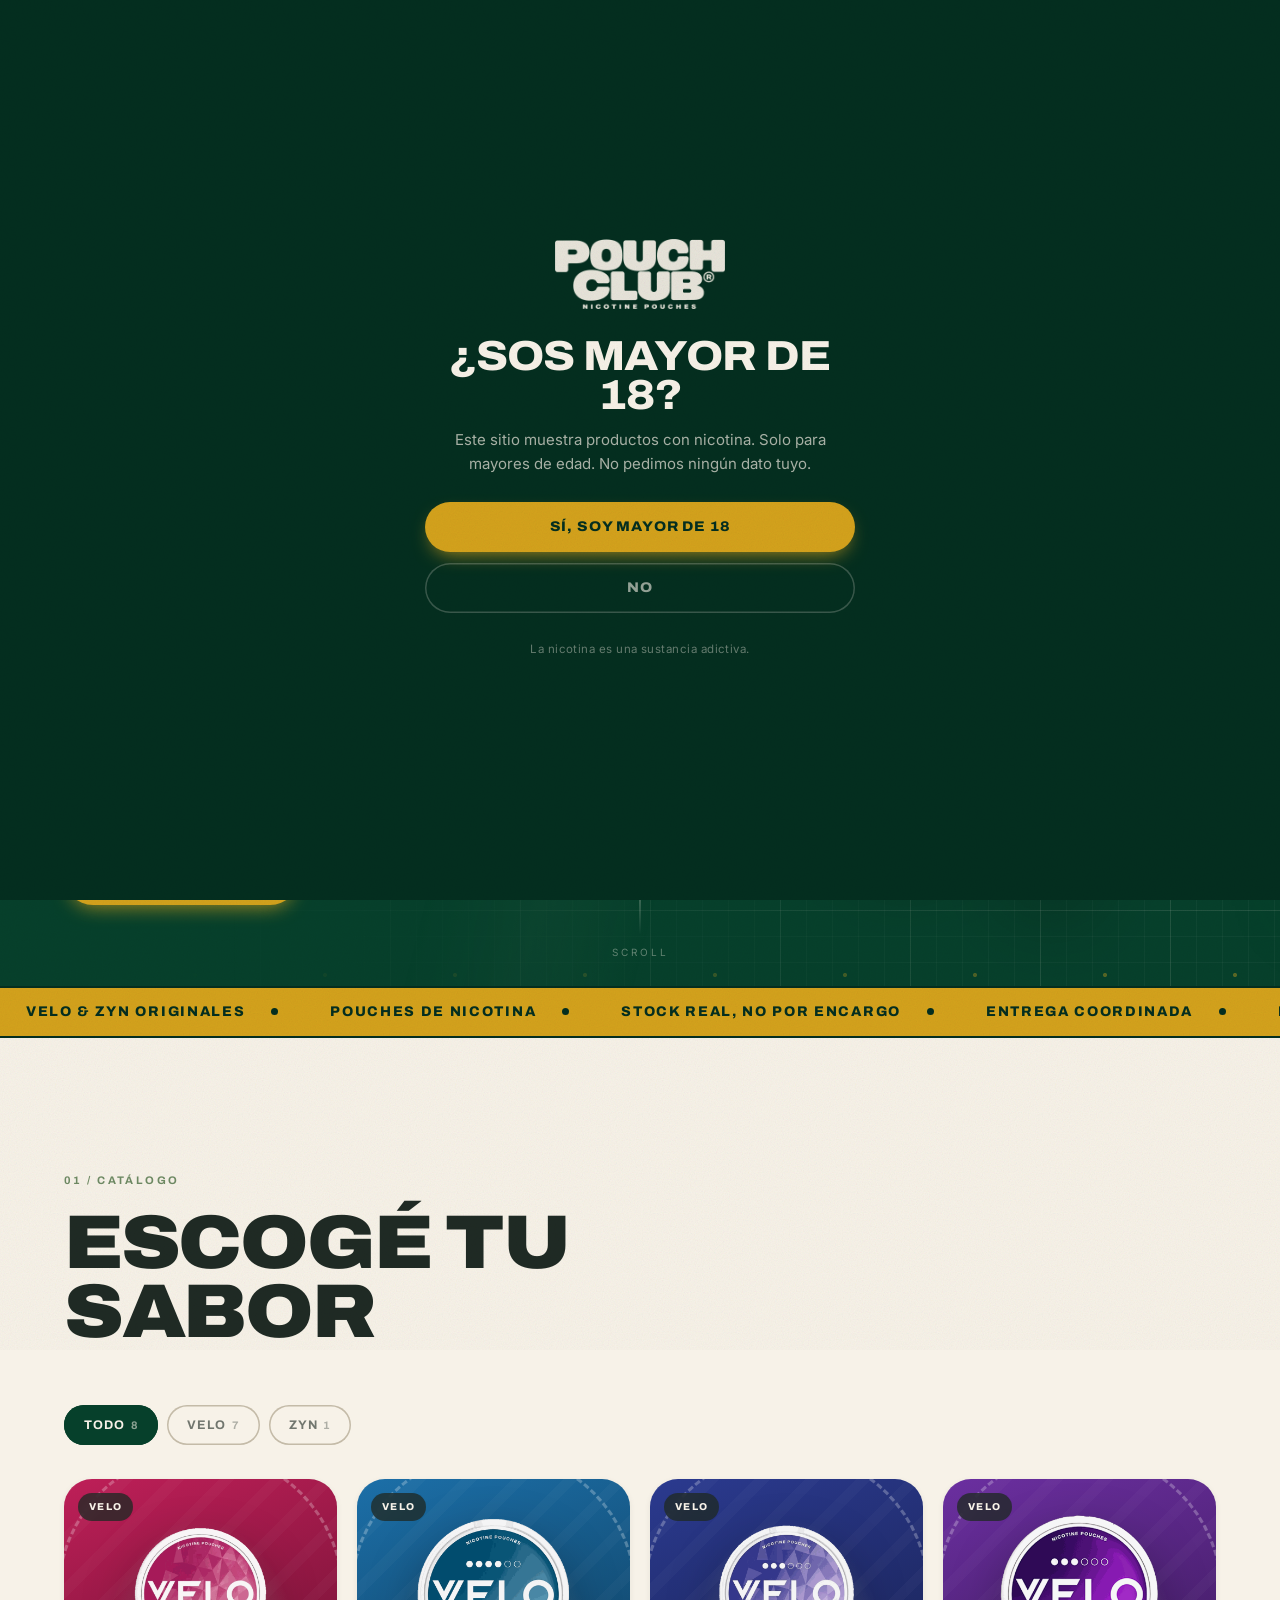
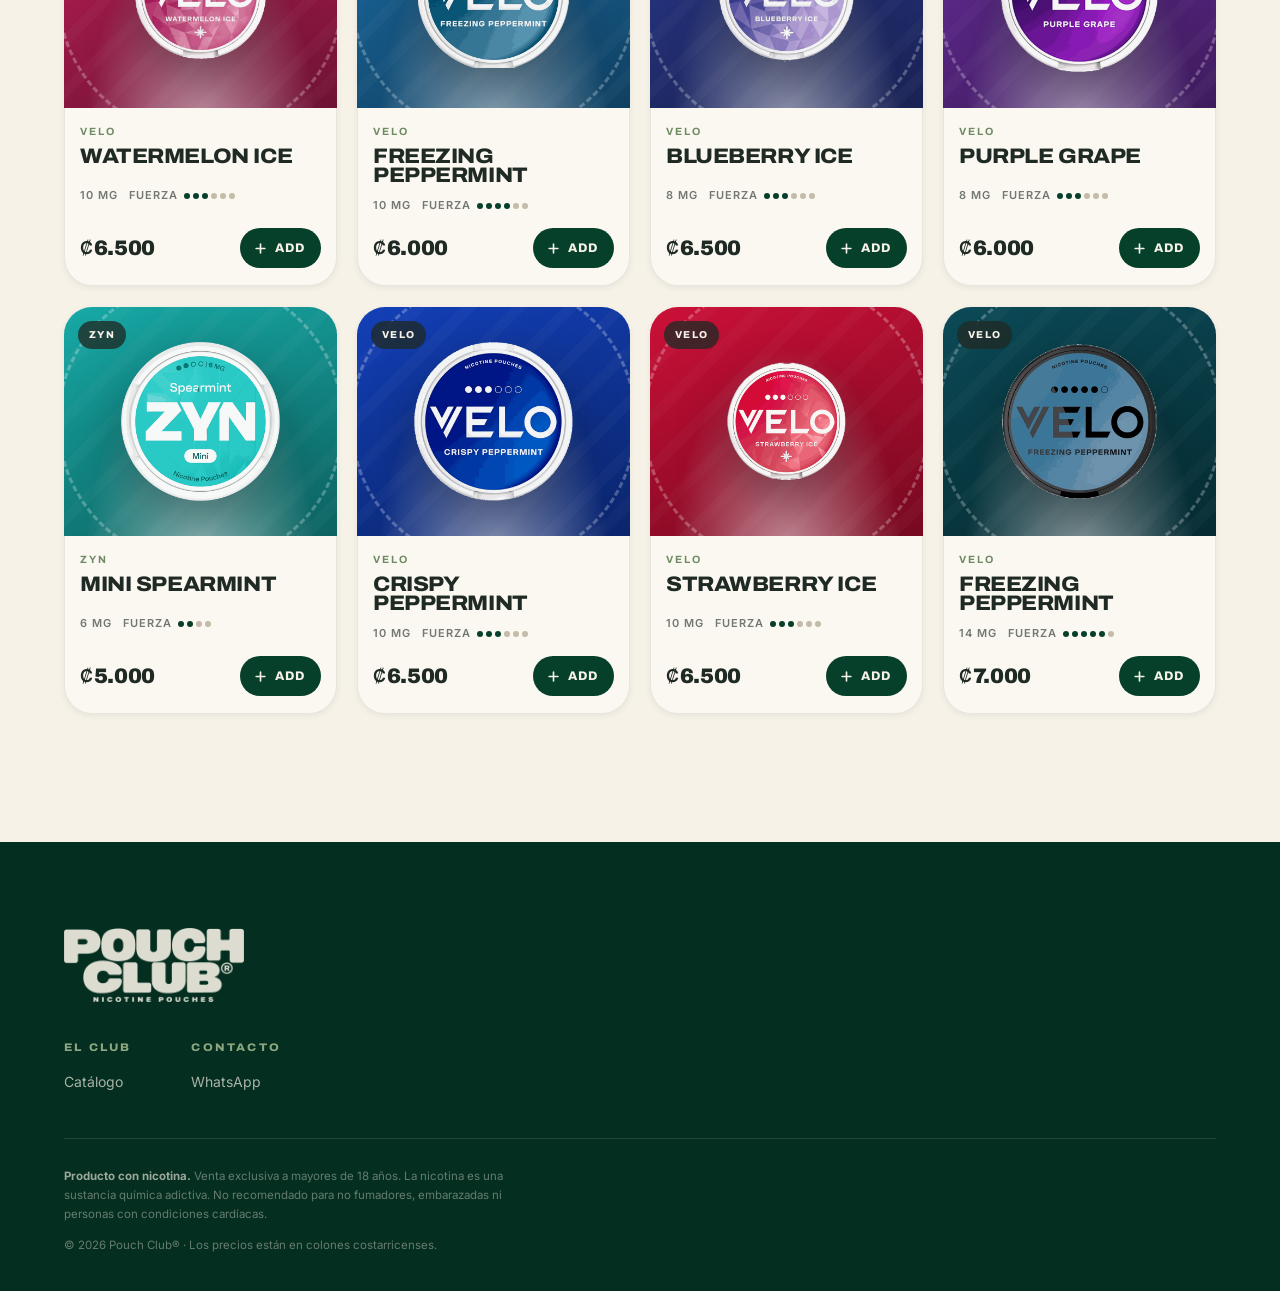
<file: index.html>
<!doctype html>
<html lang="es">
<head>
<meta charset="utf-8">
<meta name="viewport" content="width=device-width, initial-scale=1, viewport-fit=cover">
<title>POUCH CLUB® — Nicotine Pouches</title>
<meta name="description" content="Pouches de nicotina VELO y ZYN en Costa Rica. Pedí por WhatsApp.">
<meta name="theme-color" content="#06402B">
<link rel="icon" href="favicon.ico" sizes="any">
<link rel="icon" href="img/logo-redondo.svg" type="image/svg+xml">
<link rel="apple-touch-icon" href="img/apple-touch-icon.png">
<!-- Vista previa al compartir el enlace (WhatsApp, Instagram, etc.).
     Las direcciones van COMPLETAS a propósito: en ruta relativa, WhatsApp
     no resuelve la imagen y el enlace sale sin miniatura. -->
<meta property="og:type" content="website">
<meta property="og:site_name" content="Pouch Club">
<meta property="og:locale" content="es_CR">
<meta property="og:url" content="https://pouch-club.github.io/">
<meta property="og:title" content="POUCH CLUB®">
<meta property="og:description" content="Pouches de nicotina VELO y ZYN en Costa Rica. Pedí por WhatsApp.">
<meta property="og:image" content="https://pouch-club.github.io/img/preview.png">
<meta property="og:image:width" content="1200">
<meta property="og:image:height" content="630">
<meta name="twitter:card" content="summary_large_image">
<meta name="twitter:title" content="POUCH CLUB®">
<meta name="twitter:description" content="Pouches de nicotina VELO y ZYN en Costa Rica. Pedí por WhatsApp.">
<meta name="twitter:image" content="https://pouch-club.github.io/img/preview.png">

<link rel="preconnect" href="https://fonts.googleapis.com">
<link rel="preconnect" href="https://fonts.gstatic.com" crossorigin>
<link href="https://fonts.googleapis.com/css2?family=Archivo:ital,wdth,wght@0,100,400..900;0,110,400..900;1,110,700&family=Inter:wght@400;500;600;700&display=swap" rel="stylesheet">
<link rel="stylesheet" href="assets/css/styles.css">
</head>
<body>

<!-- ===================== GRANO / TEXTURA ===================== -->
<div class="grain" aria-hidden="true"></div>

<!-- ===================== PANTALLA DE CARGA =====================
     Va en el HTML y no inyectada por JS, para que no haya un parpadeo de la
     página antes de aparecer. El seguro de CSS (animación "loaderFailsafe")
     la retira sola a los 9 s aunque el JavaScript nunca llegue a correr, así
     que no puede dejar el sitio trabado. -->
<div class="loader" id="loader">
  <div class="loader__grid" aria-hidden="true"></div>
  <div class="loader__box">
    <img src="img/logo-mark-cream.png" alt="Pouch Club" class="loader__logo">
    <div class="loader__bar"><i id="loader-bar"></i></div>
    <div class="loader__meta">
      <span>Cargando</span>
      <b id="loader-pct">0%</b>
    </div>
  </div>
  <span class="loader__pie">Nicotine pouches · Costa Rica</span>
</div>

<!-- ===================== PUERTA +18 ===================== -->
<div class="agegate" id="agegate" role="dialog" aria-modal="true" aria-labelledby="agegate-t">
  <div class="agegate__card">
    <img src="img/logo-mark-cream.png" alt="Pouch Club" class="agegate__logo">
    <h1 id="agegate-t">¿Sos mayor de 18?</h1>
    <p>Este sitio muestra productos con nicotina. Solo para mayores de edad. No pedimos ningún dato tuyo.</p>
    <div class="agegate__btns">
      <button class="btn btn--gold" id="age-yes">Sí, soy mayor de 18</button>
      <a class="btn btn--ghost-cream" href="https://www.google.com">No</a>
    </div>
    <small>La nicotina es una sustancia adictiva.</small>
  </div>
</div>

<!-- ===================== HEADER ===================== -->
<header class="hdr" id="hdr">
  <a class="hdr__logo" href="#top" aria-label="Pouch Club inicio">
    <img src="img/logo-mark-cream.png" alt="POUCH CLUB" class="hdr__logo--light">
    <img src="img/logo-mark.png" alt="" class="hdr__logo--dark" aria-hidden="true">
  </a>
  <nav class="hdr__nav">
    <a href="#catalogo">Catálogo</a>
    <!-- se revela cuando hay algo en el carrito -->
    <a href="#ruleta" data-ruleta hidden>Ruleta</a>
  </nav>
  <button class="cartbtn" id="cartbtn" aria-label="Abrir carrito">
    <svg viewBox="0 0 24 24" aria-hidden="true"><path d="M6 7h12l-1.2 11.1a2 2 0 0 1-2 1.9H9.2a2 2 0 0 1-2-1.9L6 7Z"/><path d="M9 7V5.8A3 3 0 0 1 12 3a3 3 0 0 1 3 2.8V7"/></svg>
    <span class="cartbtn__txt">Carrito</span>
    <span class="cartbtn__count" id="cartcount">0</span>
  </button>
</header>

<main id="top">

<!-- ===================== HERO ===================== -->
<section class="hero" id="hero">
  <div class="hero__grid" aria-hidden="true"><i></i></div>
  <div class="hero__glow" aria-hidden="true"></div>
  <div class="hero__cans" id="herocans" aria-hidden="true"></div>

  <div class="hero__inner">
    <span class="eyebrow in-up" style="--d:0s">Costa Rica · Entrega coordinada</span>
    <h1 class="hero__title">
      <span class="in-up" style="--d:.11s">Every Pouch</span>
      <span class="in-up" style="--d:.27s">Has Its</span>
      <span class="in-up hero__title--gold" style="--d:.43s">Place.</span>
    </h1>
    <p class="hero__sub in-up" style="--d:.65s">
      En Pouch Club ofrecemos pouches de nicotina de las marcas VELO y ZYN.
    </p>
    <ul class="hero__stats">
      <li class="in-up" style="--d:.79s"><strong id="stat-marcas">2</strong><span>marcas</span></li>
      <li class="in-up" style="--d:.91s"><strong id="stat-intensidades">3</strong><span>intensidades</span></li>
      <li class="in-up" style="--d:1.02s"><strong id="stat-desde"><span class="col">₡</span>5K</strong><span>desde</span></li>
    </ul>
    <div class="hero__cta in-up" style="--d:1.16s">
      <a href="#catalogo" class="btn btn--gold btn--lg">Ver el catálogo</a>
      <button class="btn btn--ghost btn--lg hero__ruleta" data-open-wheel data-ruleta hidden>Girar la ruleta</button>
    </div>
  </div>

  <div class="hero__scroll" aria-hidden="true"><span></span>scroll</div>
</section>

<!-- ===================== MARQUEE ===================== -->
<div class="marquee" aria-hidden="true">
  <div class="marquee__track" id="marqueetrack"></div>
</div>

<!-- ===================== CATÁLOGO ===================== -->
<section class="sec" id="catalogo">
  <div class="sec__head reveal">
    <span class="eyebrow eyebrow--dark">01 / Catálogo</span>
    <h2 class="sec__title">Escogé tu sabor</h2>
  </div>

  <div class="filters reveal" id="filters" role="tablist" aria-label="Filtrar productos"></div>

  <div class="grid" id="grid"></div>

  <p class="grid__empty" id="gridempty" hidden>No hay nada con ese filtro. Probá con otro.</p>
</section>

<!-- ===================== RULETA ===================== -->
<section class="sec sec--dark" id="ruleta" data-ruleta hidden>
  <div class="sec__head sec__head--centro reveal">
    <span class="eyebrow">02 / Club Spin</span>
    <h2 class="sec__title">Girá y desbloqueá</h2>
    <p class="sec__desc">Girá y desbloqueá promos y premios exclusivos.
      Tenés un giro por semana.</p>
  </div>

  <div class="spin-promo reveal">
    <div class="spin-promo__wheel" id="wheelteaser" aria-hidden="true"></div>
    <button class="btn btn--gold btn--lg" id="spinbtn" data-open-wheel>Girar ahora</button>
    <p class="spin-promo__note" id="spinnote">Un giro gratis cada 7 días por dispositivo.</p>
  </div>
</section>

<!-- ===================== CÓMO PEDIR ===================== -->
<!-- OCULTA POR AHORA. Para volver a mostrarla, borrá el atributo hidden de
     esta línea y el enlace "Cómo pedir" del menú de arriba. -->
<section class="sec" id="como" hidden>
  <div class="sec__head reveal">
    <span class="eyebrow eyebrow--dark">03 / Cómo pedir</span>
    <h2 class="sec__title">Tres pasos y listo</h2>
  </div>
  <ol class="steps">
    <li class="step reveal" style="--d:0s">
      <span class="step__n">01</span>
      <h3>Armá tu caja</h3>
      <p>Agregá las latas que querés. El carrito te lleva la cuenta y te avisa si queda poco stock.</p>
    </li>
    <li class="step reveal" style="--d:.1s">
      <span class="step__n">02</span>
      <h3>Girá la ruleta</h3>
      <p>Antes de enviar, probá suerte. Si ganás, el código queda pegado a tu pedido automáticamente.</p>
    </li>
    <li class="step reveal" style="--d:.2s">
      <span class="step__n">03</span>
      <h3>Mandalo por WhatsApp</h3>
      <p>Se abre el chat con todo escrito. Ahí coordinamos entrega y pago. No guardamos ningún dato tuyo.</p>
    </li>
  </ol>
</section>

</main>

<!-- ===================== FOOTER ===================== -->
<footer class="ftr">
  <img src="img/logo-mark-cream.png" alt="Pouch Club" class="ftr__logo">
  <div class="ftr__cols">
    <div class="ftr__col">
      <h4>El club</h4>
      <a href="#catalogo">Catálogo</a>
      <a href="#ruleta" data-ruleta hidden>Ruleta</a>
    </div>
    <div class="ftr__col">
      <h4>Contacto</h4>
      <a href="#" data-wa-link>WhatsApp</a>
    </div>
  </div>
  <div class="ftr__legal">
    <p><strong>Producto con nicotina.</strong> Venta exclusiva a mayores de 18 años. La nicotina es una sustancia química adictiva. No recomendado para no fumadores, embarazadas ni personas con condiciones cardíacas.</p>
    <p>© <span id="year"></span> Pouch Club® · Los precios están en colones costarricenses.</p>
  </div>
</footer>

<!-- ===================== CARRITO ===================== -->
<div class="scrim" id="scrim" hidden></div>

<aside class="cart" id="cart" aria-label="Carrito" aria-hidden="true">
  <header class="cart__head">
    <h2>Tu pedido</h2>
    <button class="cart__clear" id="cartclear" hidden>Vaciar</button>
    <button class="iconbtn" id="cartclose" aria-label="Cerrar carrito">
      <svg viewBox="0 0 24 24"><path d="M6 6l12 12M18 6L6 18"/></svg>
    </button>
  </header>

  <div class="cart__body" id="cartbody"></div>

  <div class="cart__foot">
    <div class="cart__prize" id="cartprize" hidden></div>
    <div class="cart__total">
      <span>Total</span>
      <strong id="carttotal">₡0</strong>
    </div>
    <button class="btn btn--wa btn--lg btn--full" id="checkout">
      <svg viewBox="0 0 24 24" class="btn__wa" aria-hidden="true"><path d="M12.04 2a9.9 9.9 0 0 0-8.5 14.95L2 22l5.2-1.5A9.9 9.9 0 1 0 12.04 2Zm5.8 14.1c-.25.7-1.45 1.34-2 1.4-.53.06-1.2.08-1.94-.12a16 16 0 0 1-1.76-.65c-3.1-1.34-5.12-4.47-5.28-4.68-.15-.2-1.26-1.67-1.26-3.19 0-1.51.8-2.26 1.08-2.57a1.1 1.1 0 0 1 .8-.37h.58c.18 0 .43-.07.67.51l.92 2.23c.07.16.12.34.02.54l-.34.56-.5.54c-.15.16-.32.33-.14.65.18.31.8 1.32 1.72 2.14 1.18 1.05 2.18 1.38 2.49 1.53.31.16.5.14.68-.08l.97-1.13c.22-.26.4-.2.68-.1l1.9.9c.28.14.46.21.53.32.07.12.07.67-.18 1.37Z"/></svg>
      <span id="checkouttxt">Girar y enviar pedido</span>
    </button>
    <p class="cart__micro">Se abre WhatsApp con el pedido escrito. No se envía nada sin que vos lo confirmes.</p>
  </div>
</aside>

<!-- ===================== MODAL RULETA ===================== -->
<div class="wheelmodal" id="wheelmodal" role="dialog" aria-modal="true" aria-label="Ruleta Pouch Club" hidden>
  <div class="wheelmodal__inner">
    <button class="iconbtn iconbtn--light wheelmodal__x" id="wheelclose" aria-label="Cerrar">
      <svg viewBox="0 0 24 24"><path d="M6 6l12 12M18 6L6 18"/></svg>
    </button>

    <span class="eyebrow">Giro del club</span>
    <h2 class="wheelmodal__title">Probá tu suerte</h2>

    <div class="wheelwrap">
      <canvas id="wheel" width="620" height="620" aria-hidden="true"></canvas>
      <button class="wheelgo" id="wheelgo">
        <span>GIRAR</span>
      </button>
    </div>

    <div class="wheelresult" id="wheelresult" hidden></div>

    <p class="wheelmodal__note" id="wheelnote">Un giro cada 7 días. Sin registro, sin datos.</p>
  </div>
  <canvas class="confetti" id="confetti" aria-hidden="true"></canvas>
</div>

<!-- ============ BARRA DE PEDIDO (solo móvil) ============ -->
<button class="minicart" id="minicart" hidden>
  <span class="minicart__n" id="minicart-n">0</span>
  <span class="minicart__t">Ver mi pedido</span>
  <strong class="minicart__p" id="minicart-p"></strong>
</button>

<!-- ===================== CONFIRMAR ===================== -->
<div class="ask" id="ask" role="dialog" aria-modal="true" aria-labelledby="ask-t" hidden>
  <div class="ask__card">
    <h3 id="ask-t"></h3>
    <p id="ask-p"></p>
    <div class="ask__btns">
      <button class="btn btn--dark" id="ask-no">Cancelar</button>
      <button class="btn btn--gold" id="ask-si">Confirmar</button>
    </div>
  </div>
</div>

<!-- ===================== TOAST ===================== -->
<div class="toast" id="toast" role="status" aria-live="polite"></div>

<script src="data/products.js"></script>
<script src="assets/js/can.js"></script>
<script src="assets/js/wheel.js"></script>
<script src="assets/js/app.js"></script>
</body>
</html>
</file>
<file: assets/css/styles.css>
/* ===========================================================================
   POUCH CLUB — hoja de estilos
   Paleta oficial (POUCH_CLUB_Paleta_de_Colores.pdf)
   Distribución buscada: 45% cream · 30% forest · 12% sage · 8% stone · 5% gold
   =========================================================================== */

:root{
  --forest:#06402B;
  --forest-2:#0A5537;
  --forest-dk:#042E1F;
  --cream:#F7F2E8;
  --cream-2:#FBF8F1;
  --sage:#8CA680;
  --sage-dk:#6E8A63;
  --gold:#D4A21C;
  --gold-lt:#E8BE4A;
  --gold-dk:#9E7710;
  --stone:#D9D2C3;
  --stone-dk:#C4BBA8;
  --char:#1F2A24;
  --char-soft:rgba(31,42,36,.62);
  --wa:#1FA855;

  --r-sm:10px; --r-md:18px; --r-lg:28px; --r-xl:40px;
  --shadow-s:0 2px 6px rgba(31,42,36,.07);
  --shadow-m:0 10px 30px -12px rgba(6,64,43,.28);
  --shadow-l:0 28px 70px -22px rgba(6,64,43,.45);

  --ease:cubic-bezier(.22,1,.36,1);
  --ease-s:cubic-bezier(.65,0,.35,1);

  --pad:clamp(20px, 5vw, 80px);
  --maxw:1280px;

  --f-disp:"Archivo","Helvetica Neue",Arial,sans-serif;
  --f-body:"Inter",-apple-system,BlinkMacSystemFont,"Segoe UI",sans-serif;
}

*,*::before,*::after{box-sizing:border-box}

/* El navegador oculta [hidden] con una regla de prioridad mínima, así que
   cualquier .clase{display:...} propia se la gana y el elemento queda visible.
   Pasó con .wheelmodal y .ask: quedaban a pantalla completa con opacity:0,
   invisibles pero tapando todos los clics y el hover del sitio.
   Esta línea hace que "hidden" signifique oculto de verdad.               */
[hidden]{display:none !important}
/* El recorte horizontal va en <html>, no en <body>: puesto en el body lo
   convierte en el contenedor de scroll y window.scrollY se queda en 0,
   lo que rompe el header pegajoso y el desplazamiento de la intro. */
html{scroll-behavior:smooth;-webkit-text-size-adjust:100%;overflow-x:hidden}
body{
  margin:0;background:var(--cream);color:var(--char);
  font-family:var(--f-body);font-size:16px;line-height:1.6;
  -webkit-font-smoothing:antialiased;
}
body.is-locked{overflow:hidden}
img{max-width:100%;display:block}
a{color:inherit;text-decoration:none}
button{font:inherit;color:inherit;border:0;background:none;cursor:pointer}
svg{width:100%;height:100%;fill:none;stroke:currentColor;stroke-width:1.9;stroke-linecap:round;stroke-linejoin:round}
::selection{background:var(--gold);color:var(--forest-dk)}

/* el signo de colón: Archivo no lo trae, se dibuja con Inter */
.col{font-family:var(--f-body);font-weight:600;font-size:.84em;letter-spacing:0;margin-right:.05em;display:inline-block;transform:translateY(-.03em)}
/* El ₡ es un inline-block, así que crea un punto de corte y en pantallas
   angostas el símbolo quedaba en una línea y el monto en la siguiente.
   Todo lo que lleve precio va sin cortes. */
.price,.citem__price,.cart__total strong,.minicart__p,.hero__stats strong,
.wheelresult h3,.prize-nowrap{white-space:nowrap}

h1,h2,h3,h4{
  font-family:var(--f-disp);font-weight:800;
  font-variation-settings:"wdth" 110;
  line-height:.92;letter-spacing:-.02em;margin:0;text-transform:uppercase;
}

/* ---------- grano ---------- */
.grain{
  position:fixed;inset:-50%;z-index:9999;pointer-events:none;opacity:.5;
  background-image:url("data:image/svg+xml,%3Csvg xmlns='http://www.w3.org/2000/svg' width='200' height='200'%3E%3Cfilter id='n'%3E%3CfeTurbulence type='fractalNoise' baseFrequency='.85' numOctaves='3'/%3E%3C/filter%3E%3Crect width='200' height='200' filter='url(%23n)' opacity='.22'/%3E%3C/svg%3E");
  mix-blend-mode:multiply;animation:grain 8s steps(6) infinite;
}
@keyframes grain{
  0%,100%{transform:translate(0,0)} 16%{transform:translate(-3%,-4%)}
  33%{transform:translate(3%,-2%)}  50%{transform:translate(-2%,3%)}
  66%{transform:translate(2%,4%)}   83%{transform:translate(-4%,1%)}
}

/* ===================== BOTONES ===================== */
.btn{
  position:relative;display:inline-flex;align-items:center;justify-content:center;gap:10px;
  padding:14px 26px;border-radius:100px;font-family:var(--f-disp);font-weight:800;
  font-variation-settings:"wdth" 108;font-size:14px;letter-spacing:.06em;text-transform:uppercase;
  transition:transform .3s var(--ease),box-shadow .3s var(--ease),background .25s,color .25s;
  will-change:transform;overflow:hidden;
}
.btn::after{
  content:"";position:absolute;inset:0;background:linear-gradient(110deg,transparent 30%,rgba(255,255,255,.35) 50%,transparent 70%);
  transform:translateX(-120%);transition:transform .7s var(--ease);
}
.btn:hover::after{transform:translateX(120%)}
.btn:active{transform:scale(.97)}
.btn--lg{padding:17px 34px;font-size:15px}
.btn--full{width:100%}
.btn--gold{background:var(--gold);color:var(--forest-dk);box-shadow:0 8px 20px -8px rgba(212,162,28,.9)}
.btn--gold:hover{background:var(--gold-lt);transform:translateY(-2px);box-shadow:0 14px 28px -10px rgba(212,162,28,.95)}
.btn--ghost{background:transparent;color:var(--cream);box-shadow:inset 0 0 0 1.5px rgba(247,242,232,.35)}
.btn--ghost:hover{background:rgba(247,242,232,.1);box-shadow:inset 0 0 0 1.5px rgba(247,242,232,.7);transform:translateY(-2px)}
.btn--ghost-cream{background:transparent;color:rgba(247,242,232,.6);box-shadow:inset 0 0 0 1.5px rgba(247,242,232,.22)}
.btn--dark{background:var(--forest);color:var(--cream)}
.btn--dark:hover{background:var(--forest-2);transform:translateY(-2px);box-shadow:var(--shadow-m)}
.btn--wa{background:var(--wa);color:#fff;box-shadow:0 10px 24px -10px rgba(31,168,85,.9)}
.btn--wa:hover{background:#25c062;transform:translateY(-2px)}
.btn--wa:disabled{background:var(--stone-dk);color:rgba(31,42,36,.45);box-shadow:none;cursor:not-allowed;transform:none}
/* apagado: se usa cuando el giro semanal ya se gastó */
.btn:disabled{
  cursor:not-allowed;transform:none;
  background:rgba(247,242,232,.07);color:rgba(247,242,232,.38);
  box-shadow:inset 0 0 0 1.5px rgba(247,242,232,.14);
}
.btn:disabled::after{display:none}
.btn:disabled:hover{transform:none;background:rgba(247,242,232,.07)}
.btn__wa{width:20px;height:20px;fill:currentColor;stroke:none;flex:none}

.iconbtn{
  width:42px;height:42px;border-radius:50%;display:grid;place-items:center;flex:none;
  background:rgba(31,42,36,.06);transition:background .2s,transform .2s;
}
.iconbtn svg{width:18px;height:18px}
.iconbtn:hover{background:rgba(31,42,36,.13);transform:rotate(90deg)}
.iconbtn--light{background:rgba(247,242,232,.12);color:var(--cream)}
.iconbtn--light:hover{background:rgba(247,242,232,.24)}

.eyebrow{
  display:inline-block;font-family:var(--f-disp);font-weight:700;font-size:11px;
  letter-spacing:.22em;text-transform:uppercase;color:var(--gold);margin-bottom:18px;
}
.eyebrow--dark{color:var(--sage-dk)}

/* ===================== PANTALLA DE CARGA ===================== */
.loader{
  position:fixed;inset:0;z-index:1200;display:grid;place-items:center;
  background:var(--forest-dk);overflow:hidden;
  transition:transform .85s cubic-bezier(.76,0,.24,1);
  /* seguro: si el JS no corre, igual se va sola */
  animation:loaderFailsafe 0s linear 9s forwards;
}
@keyframes loaderFailsafe{to{transform:translateY(-101%)}}
.loader.is-done{transform:translateY(-101%)}

/* la misma trama del hero, apenas insinuada */
.loader__grid{
  position:absolute;inset:-130px;
  background-image:
    radial-gradient(circle,rgba(212,162,28,.26) 1.6px,transparent 2.3px),
    linear-gradient(rgba(247,242,232,.05) 1.3px,transparent 1.3px),
    linear-gradient(90deg,rgba(247,242,232,.05) 1.3px,transparent 1.3px);
  background-size:130px 130px;
  mask-image:radial-gradient(ellipse 70% 60% at 50% 50%,#000,transparent 75%);
  -webkit-mask-image:radial-gradient(ellipse 70% 60% at 50% 50%,#000,transparent 75%);
  animation:gridRun 26s linear infinite;
}

.loader__box{position:relative;z-index:2;width:min(300px,78vw);text-align:center}
.loader__logo{
  width:190px;margin:0 auto 34px;opacity:.96;
  animation:latido 2.4s var(--ease) infinite;
}
@keyframes latido{
  0%,100%{transform:scale(1);opacity:.96}
  50%{transform:scale(1.035);opacity:1}
}
.loader__bar{
  height:3px;border-radius:3px;overflow:hidden;
  background:rgba(247,242,232,.14);
}
.loader__bar i{
  display:block;height:100%;width:0;border-radius:3px;
  background:linear-gradient(90deg,var(--gold-dk),var(--gold),var(--gold-lt));
  box-shadow:0 0 14px rgba(212,162,28,.65);
  transition:width .25s linear;
}
.loader__meta{
  display:flex;align-items:baseline;justify-content:space-between;margin-top:13px;
  font-family:var(--f-disp);font-weight:700;font-size:10.5px;
  letter-spacing:.22em;text-transform:uppercase;color:rgba(247,242,232,.42);
}
.loader__meta b{font-weight:800;font-size:13px;letter-spacing:.06em;color:var(--gold)}
.loader__pie{
  position:absolute;bottom:30px;left:0;right:0;text-align:center;z-index:2;
  font-size:10.5px;letter-spacing:.24em;text-transform:uppercase;
  color:rgba(247,242,232,.26);
}
@media (max-width:760px){
  .loader__logo{width:155px;margin-bottom:28px}
}

/* ===================== PUERTA +18 ===================== */
.agegate{
  position:fixed;inset:0;z-index:1000;display:grid;place-items:center;padding:24px;
  background:var(--forest-dk);transition:opacity .5s var(--ease),visibility .5s;
}
.agegate.is-out{opacity:0;visibility:hidden;pointer-events:none}
.agegate__card{max-width:430px;text-align:center;color:var(--cream)}
.agegate__logo{width:170px;margin:0 auto 28px;opacity:.95}
.agegate h1{font-size:clamp(30px,7vw,42px);color:var(--cream);margin-bottom:14px}
.agegate p{color:rgba(247,242,232,.68);font-size:15px;margin:0 0 26px}
.agegate__btns{display:flex;flex-direction:column;gap:10px;margin-bottom:22px}
.agegate small{color:rgba(247,242,232,.4);font-size:11.5px;letter-spacing:.04em}

/* ===================== HEADER ===================== */
.hdr{
  position:fixed;top:0;left:0;right:0;z-index:300;
  display:flex;align-items:center;gap:24px;
  padding:16px var(--pad);transition:all .4s var(--ease);
}
.hdr::before{
  content:"";position:absolute;inset:0;z-index:-1;opacity:0;
  background:rgba(247,242,232,.82);backdrop-filter:blur(16px);-webkit-backdrop-filter:blur(16px);
  box-shadow:0 1px 0 rgba(31,42,36,.08);transition:opacity .4s var(--ease);
}
.hdr.is-stuck::before{opacity:1}
.hdr.is-stuck{padding-top:11px;padding-bottom:11px}
.hdr__logo{position:relative;display:block;width:124px;transition:width .4s var(--ease)}
.hdr__logo img{width:100%;transition:opacity .35s var(--ease)}
.hdr__logo--dark{position:absolute;inset:0;opacity:0}
.hdr.is-stuck .hdr__logo{width:104px}
.hdr.is-stuck .hdr__logo--light{opacity:0}
.hdr.is-stuck .hdr__logo--dark{opacity:1}
.hdr.is-stuck .hdr__nav a{color:var(--char)}
.hdr__nav a{color:var(--cream)}
.hdr__nav{display:flex;gap:30px;margin-left:auto;font-size:13.5px;font-weight:600;letter-spacing:.02em}
.hdr__nav a{position:relative;padding:4px 0;color:var(--char)}
.hdr__nav a::after{
  content:"";position:absolute;left:0;bottom:0;height:2px;width:100%;background:var(--gold);
  transform:scaleX(0);transform-origin:right;transition:transform .35s var(--ease);
}
.hdr__nav a:hover::after{transform:scaleX(1);transform-origin:left}

.cartbtn{
  display:flex;align-items:center;gap:9px;padding:10px 18px;border-radius:100px;
  background:var(--forest);color:var(--cream);font-family:var(--f-disp);font-weight:800;
  font-size:12.5px;letter-spacing:.07em;text-transform:uppercase;
  transition:transform .3s var(--ease),box-shadow .3s var(--ease);box-shadow:var(--shadow-s);
}
.cartbtn:hover{transform:translateY(-2px);box-shadow:var(--shadow-m)}
.cartbtn svg{width:18px;height:18px;stroke-width:1.7}
.cartbtn__count{
  min-width:22px;height:22px;padding:0 6px;border-radius:100px;display:grid;place-items:center;
  background:var(--gold);color:var(--forest-dk);font-size:12px;line-height:1;
  transition:transform .35s var(--ease);
}
.cartbtn__count.pop{animation:pop .45s var(--ease)}
@keyframes pop{0%{transform:scale(1)}40%{transform:scale(1.45)}100%{transform:scale(1)}}

/* ===================== HERO ===================== */
.hero{
  position:relative;min-height:100svh;display:flex;align-items:center;
  padding:clamp(110px,16vh,150px) var(--pad) clamp(60px,9vh,90px);background:var(--forest);color:var(--cream);overflow:hidden;
}
/* ---------- grilla de fondo: dos tramas que se desplazan despacio ----------
   El recorte vive en el contenedor y el movimiento en el hijo, así la máscara
   se queda quieta mientras la trama corre.                                   */
.hero__grid{
  position:absolute;inset:0;z-index:0;overflow:hidden;pointer-events:none;
  /* Invisible en el borde izquierdo y apareciendo de a poco hacia la derecha,
     que es donde están las latas. El degradado es la máscara, no un color. */
  --fade:linear-gradient(90deg,
    transparent 0%,
    transparent 13%,
    rgba(0,0,0,.26) 38%,
    rgba(0,0,0,.62) 60%,
    rgba(0,0,0,.9) 82%,
    #000 100%);
  mask-image:var(--fade);
  -webkit-mask-image:var(--fade);
}
.hero__grid i{
  position:absolute;inset:-130px;display:block;
  background-image:
    /* puntos dorados en los cruces */
    radial-gradient(circle,rgba(212,162,28,.42) 1.7px,transparent 2.4px),
    /* trama gruesa */
    linear-gradient(rgba(247,242,232,.085) 1.3px,transparent 1.3px),
    linear-gradient(90deg,rgba(247,242,232,.085) 1.3px,transparent 1.3px),
    /* trama fina */
    linear-gradient(rgba(247,242,232,.038) 1px,transparent 1px),
    linear-gradient(90deg,rgba(247,242,232,.038) 1px,transparent 1px);
  background-size:130px 130px,130px 130px,130px 130px,26px 26px,26px 26px;
  animation:gridRun 26s linear infinite;
  will-change:transform;
}
@keyframes gridRun{to{transform:translate(130px,130px)}}

/* un barrido de luz que cruza la grilla cada tanto */
.hero__grid::after{
  content:"";position:absolute;inset:0;
  background:linear-gradient(104deg,transparent 42%,rgba(140,166,128,.13) 50%,transparent 58%);
  animation:gridSweep 9s ease-in-out infinite;
}
@keyframes gridSweep{
  0%,100%{transform:translateX(-55%)}
  50%{transform:translateX(55%)}
}
.hero__glow{
  position:absolute;width:min(90vw,980px);aspect-ratio:1;border-radius:50%;
  top:-28%;right:-18%;pointer-events:none;
  background:radial-gradient(circle,rgba(140,166,128,.5),transparent 62%);
  filter:blur(40px);animation:float 14s ease-in-out infinite;
}
@keyframes float{0%,100%{transform:translate(0,0) scale(1)}50%{transform:translate(-4%,5%) scale(1.09)}}
.hero__inner{position:relative;z-index:2;max-width:var(--maxw);margin:0 auto;width:100%}
@media (min-width:1000px){.hero__inner{max-width:min(var(--maxw),1180px)}.hero__title,.hero__sub{max-width:60%}}
.hero .eyebrow{color:var(--sage)}
.hero__title{font-size:clamp(46px,9.2vw,126px);font-weight:900;font-variation-settings:"wdth" 112;letter-spacing:-.035em;margin-bottom:26px}
.hero__title span{display:block}
.hero__title--gold{color:var(--gold);position:relative}
.hero__sub{max-width:44ch;font-size:clamp(15px,1.7vw,18.5px);color:rgba(247,242,232,.72);margin:0 0 36px}
.hero__cta{display:flex;flex-wrap:wrap;gap:12px;margin-top:clamp(26px,4vh,38px)}
.hero__stats{list-style:none;display:flex;gap:clamp(24px,5vw,62px);margin:0;padding:0}
.hero__stats li{display:flex;flex-direction:column}
.hero__stats strong{font-family:var(--f-disp);font-weight:800;font-size:clamp(26px,4vw,40px);line-height:1;color:var(--cream)}
.hero__stats .col{font-size:.9em}
.hero__stats span{font-size:11.5px;letter-spacing:.17em;text-transform:uppercase;color:rgba(247,242,232,.45);margin-top:7px}

/* en pantallas anchas las latas viven solo en la franja derecha,
   así pueden crecer sin pisar el titular */
.hero__cans{position:absolute;inset:0;z-index:1;pointer-events:none}
/* La franja se corre hacia la izquierda sin cambiar de ancho: por eso se
   fijan los dos lados, no solo "left". */
@media (min-width:1000px){ .hero__cans{left:48%;right:6%} }
.hero__can{
  position:absolute;width:clamp(150px,21vw,340px);
  filter:drop-shadow(0 30px 45px rgba(0,0,0,.45));
  animation:bob var(--dur,9s) ease-in-out infinite;animation-delay:var(--dly,0s);
  will-change:transform;
}
@keyframes bob{0%,100%{transform:translateY(0) rotate(var(--rot,0deg))}50%{transform:translateY(-22px) rotate(calc(var(--rot,0deg) + 3deg))}}

.hero__scroll{
  position:absolute;bottom:26px;left:50%;transform:translateX(-50%);z-index:3;
  display:flex;flex-direction:column;align-items:center;gap:9px;
  font-size:10px;letter-spacing:.3em;text-transform:uppercase;color:rgba(247,242,232,.38);
}
.hero__scroll span{width:1px;height:40px;background:linear-gradient(rgba(247,242,232,.5),transparent);animation:slide 2s var(--ease-s) infinite}
@keyframes slide{0%{transform:scaleY(0);transform-origin:top}50%{transform:scaleY(1);transform-origin:top}51%{transform:scaleY(1);transform-origin:bottom}100%{transform:scaleY(0);transform-origin:bottom}}

/* ===================== MARQUEE ===================== */
.marquee{background:var(--gold);color:var(--forest-dk);padding:13px 0;overflow:hidden;border-block:2px solid var(--forest-dk)}
.marquee__track{display:flex;width:max-content;animation:marq 32s linear infinite}
.marquee:hover .marquee__track{animation-play-state:paused}
.marquee__track span{
  font-family:var(--f-disp);font-weight:800;font-size:14px;letter-spacing:.12em;text-transform:uppercase;
  padding:0 26px;display:flex;align-items:center;gap:26px;white-space:nowrap;
}
.marquee__track span::after{content:"";width:7px;height:7px;border-radius:50%;background:var(--forest-dk);flex:none}
@keyframes marq{to{transform:translateX(-50%)}}

/* la ruleta aparece recién cuando hay algo en el carrito (lo oculta el
   atributo hidden, ver la regla [hidden] de arriba) */
.sec--dark.just-unlocked{animation:unlock 1.1s var(--ease)}
@keyframes unlock{
  0%{opacity:0;transform:translateY(40px)}
  100%{opacity:1;transform:none}
}

/* ===================== SECCIONES ===================== */
.sec{padding:clamp(70px,10vw,130px) var(--pad);max-width:var(--maxw);margin:0 auto}
.sec--dark{
  max-width:none;background:var(--forest);color:var(--cream);position:relative;overflow:hidden;
}
.sec--dark::before{
  content:"";position:absolute;inset:0;
  background:radial-gradient(ellipse at 75% 20%,rgba(140,166,128,.22),transparent 55%);
}
.sec--dark > *{position:relative;z-index:1}
.sec__head{max-width:640px;margin-bottom:clamp(36px,5vw,58px)}
.sec__title{font-size:clamp(34px,6.4vw,76px);font-weight:900;letter-spacing:-.03em;margin-bottom:18px}
.sec--dark .sec__title{color:var(--cream)}
.sec__desc{font-size:clamp(14.5px,1.6vw,17px);color:var(--char-soft);margin:0;max-width:52ch}
.sec__nota{
  font-size:12.5px;color:var(--char-soft);margin:14px 0 0;max-width:54ch;line-height:1.6;
  padding-left:13px;border-left:2px solid var(--sage);
}
.sec__nota b{color:var(--char);font-weight:600}
.sec--dark .sec__desc{color:rgba(247,242,232,.65)}

/* ===================== FILTROS ===================== */
.filters{display:flex;flex-wrap:wrap;gap:9px;margin-bottom:34px}
.chip{
  padding:10px 20px;border-radius:100px;font-family:var(--f-disp);font-weight:700;
  font-size:12.5px;letter-spacing:.07em;text-transform:uppercase;
  background:transparent;color:var(--char-soft);box-shadow:inset 0 0 0 1.5px var(--stone-dk);
  transition:all .28s var(--ease);
}
.chip:hover{color:var(--char);box-shadow:inset 0 0 0 1.5px var(--sage);transform:translateY(-2px)}
.chip.is-on{background:var(--forest);color:var(--cream);box-shadow:inset 0 0 0 1.5px var(--forest);transform:none}
.chip small{opacity:.55;margin-left:6px;font-size:11px}

/* ===================== GRID DE PRODUCTOS ===================== */
.grid{display:grid;grid-template-columns:repeat(auto-fill,minmax(228px,1fr));gap:clamp(12px,1.6vw,20px)}
.grid__empty{text-align:center;padding:60px 0;color:var(--char-soft)}

.card{
  position:relative;display:flex;flex-direction:column;border-radius:var(--r-lg);overflow:hidden;
  background:var(--cream-2);box-shadow:inset 0 0 0 1px rgba(31,42,36,.09),var(--shadow-s);
  transition:transform .45s var(--ease),box-shadow .45s var(--ease);
  transform-style:preserve-3d;will-change:transform;
}
.card:hover{box-shadow:inset 0 0 0 1px rgba(31,42,36,.05),var(--shadow-l)}
.card.is-out{opacity:.58;filter:saturate(.25)}
.card.is-out:hover{transform:none !important;box-shadow:inset 0 0 0 1px rgba(31,42,36,.09),var(--shadow-s)}

.card__art{
  position:relative;aspect-ratio:1/.84;display:grid;place-items:center;overflow:hidden;
  background:
    radial-gradient(ellipse at 50% 115%,rgba(255,255,255,.55),transparent 60%),
    linear-gradient(160deg,var(--c1) 0%,var(--c1d) 100%);
}
/* Franjas diagonales que corren de verdad. El período de la trama es 36px
   sobre su propio eje, así que el desplazamiento de un ciclo es
   36 / raíz(2) = 25,45px en cada eje: el bucle queda invisible. */
.card__art::after{
  content:"";position:absolute;inset:-40%;opacity:.3;
  background:repeating-linear-gradient(135deg,
    rgba(255,255,255,.1) 0 11px,
    rgba(255,255,255,0) 11px 36px);
  animation:franjas 7.5s linear infinite;
  transition:opacity .45s var(--ease);
  will-change:transform;
}
@keyframes franjas{to{transform:translate(25.45px,25.45px)}}
.card__can{
  position:relative;z-index:2;width:76%;
  filter:drop-shadow(0 22px 26px rgba(0,0,0,.33));
  transition:transform .55s var(--ease),filter .55s var(--ease);
}

/* ---------- lo que pasa al pasar el mouse por una lata ----------
   La lata crece y se levanta, el aro se abre y se aclara, las franjas
   se despiertan y un foco de luz sube por detrás.

   Esto NO va dentro de @media (hover:hover): esa consulta pregunta por el
   puntero PRINCIPAL, y en una laptop con pantalla táctil el principal es el
   dedo, así que devuelve "none" aunque haya un mouse enchufado y se perdía
   todo el efecto. Va suelto, y más abajo se desactiva en ancho de celular. */
.card:not(.is-out):hover .card__can{
  transform:translateY(-16px) scale(1.17) rotate(-4deg);
  filter:drop-shadow(0 34px 34px rgba(0,0,0,.42));
}
.card:not(.is-out):hover .card__ring{
  scale:1.09;
  border-color:rgba(255,255,255,.62);
  animation-duration:11s;
}
.card:not(.is-out):hover .card__ring::before{animation-duration:7s}
.card:not(.is-out):hover .card__art::after{
  animation-duration:1.6s;
  opacity:.7;
}
.card:not(.is-out):hover .card__art::before{opacity:1}
.card:not(.is-out):hover .card__name{color:var(--forest)}

/* foco que se enciende detrás de la lata */
.card__art::before{
  content:"";position:absolute;inset:0;z-index:1;opacity:0;
  background:radial-gradient(ellipse 62% 52% at 50% 58%,rgba(255,255,255,.4),transparent 70%);
  transition:opacity .5s var(--ease);
}
.card__name{transition:color .4s var(--ease)}
.card__ring{
  position:absolute;width:158%;aspect-ratio:1;border-radius:50%;z-index:1;
  border:4px dashed rgba(255,255,255,.38);
  animation:spin 34s linear infinite;
  transition:border-color .45s var(--ease),scale .55s var(--ease);
}
.card__ring::before{
  content:"";position:absolute;inset:16%;border-radius:50%;
  border:3px dashed rgba(255,255,255,.26);
  animation:spin 22s linear infinite reverse;
}
@keyframes spin{to{transform:rotate(360deg)}}

.card__tags{position:absolute;top:14px;left:14px;z-index:3;display:flex;flex-direction:column;gap:6px;align-items:flex-start}
.tag{
  padding:6px 11px;border-radius:100px;font-family:var(--f-disp);font-weight:800;
  font-size:10px;letter-spacing:.13em;text-transform:uppercase;
  background:rgba(255,255,255,.92);color:var(--forest-dk);backdrop-filter:blur(6px);
}
.tag--low{background:var(--gold);color:var(--forest-dk)}
.tag--out{background:var(--char);color:var(--cream)}
.tag--brand{background:rgba(31,42,36,.78);color:var(--cream)}

.card__body{padding:16px 16px 18px;display:flex;flex-direction:column;flex:1}
.card__brand{font-family:var(--f-disp);font-weight:700;font-size:10.5px;letter-spacing:.2em;color:var(--sage-dk);text-transform:uppercase}
.card__name{font-size:clamp(17px,1.9vw,21px);margin:6px 0 11px;letter-spacing:-.02em}
.card__note{font-size:13.2px;line-height:1.5;color:var(--char-soft);margin:0 0 15px;flex:1}

.card__meta{display:flex;align-items:center;gap:11px;margin-bottom:14px;flex-wrap:nowrap;margin-top:auto}
.meta{display:flex;align-items:center;gap:6px;font-size:11px;letter-spacing:.09em;text-transform:uppercase;color:var(--char-soft);font-weight:600;white-space:nowrap}
.dots{display:flex;gap:3px}
.dots i{width:6px;height:6px;border-radius:50%;background:var(--stone-dk)}
.dots i.on{background:var(--forest)}

.card__buy{display:flex;align-items:center;gap:10px;margin-top:auto}
.price{font-family:var(--f-disp);font-weight:900;font-size:21px;letter-spacing:-.02em;line-height:1}

.card__add{
  margin-left:auto;flex:none;display:inline-flex;align-items:center;gap:7px;
  padding:10px 16px 10px 13px;border-radius:100px;
  background:var(--forest);color:var(--cream);font-family:var(--f-disp);font-weight:800;
  font-size:12.5px;letter-spacing:.07em;text-transform:uppercase;
  transition:all .3s var(--ease);
}
.card__add svg{width:15px;height:15px;stroke-width:2.6;flex:none}
.card__add--off{padding:10px 16px}
.card__add:hover{background:var(--gold);color:var(--forest-dk);transform:translateY(-2px);box-shadow:0 10px 20px -8px rgba(212,162,28,.85)}
.card__add:disabled{background:var(--stone-dk);color:rgba(31,42,36,.42);cursor:not-allowed;transform:none;box-shadow:none}

.stepper{margin-left:auto;display:flex;align-items:center;gap:2px;background:var(--forest);border-radius:100px;padding:4px}
.stepper button{width:32px;height:32px;border-radius:50%;display:grid;place-items:center;color:var(--cream);transition:background .2s}
.stepper button:hover{background:rgba(247,242,232,.16)}
.stepper button svg{width:14px;height:14px;stroke-width:2.4}
.stepper span{min-width:26px;text-align:center;font-family:var(--f-disp);font-weight:800;color:var(--cream);font-size:15px}

/* ===================== PROMO RULETA ===================== */
.sec__head--centro{margin-left:auto;margin-right:auto;text-align:center}
.sec__head--centro .sec__desc{margin-left:auto;margin-right:auto}

.spin-promo{
  display:flex;flex-direction:column;align-items:center;text-align:center;
  max-width:var(--maxw);margin:0 auto;
}
.spin-promo__wheel{
  width:min(430px,80vw);aspect-ratio:1;display:grid;place-items:center;position:relative;
  margin-bottom:clamp(30px,5vw,68px);
}
.spin-promo__wheel canvas{width:100%;height:auto;filter:drop-shadow(0 40px 60px rgba(0,0,0,.45));animation:idlespin 44s linear infinite}
@keyframes idlespin{to{transform:rotate(360deg)}}

.spin-promo__note{font-size:12.5px;color:rgba(247,242,232,.45);margin:18px 0 0;max-width:34ch}

/* ===================== PASOS ===================== */
.steps{list-style:none;margin:0;padding:0;display:grid;grid-template-columns:repeat(auto-fit,minmax(250px,1fr));gap:clamp(14px,2vw,22px);counter-reset:s}
.step{
  padding:32px 28px 34px;border-radius:var(--r-lg);background:var(--stone);
  position:relative;overflow:hidden;transition:transform .4s var(--ease),background .4s;
}
.step:hover{transform:translateY(-6px);background:var(--sage)}
.step__n{
  font-family:var(--f-disp);font-weight:900;font-size:62px;line-height:1;
  color:rgba(31,42,36,.13);display:block;margin-bottom:14px;transition:color .4s;
}
.step:hover .step__n{color:rgba(6,64,43,.3)}
.step h3{font-size:22px;margin-bottom:9px}
.step p{font-size:14px;color:var(--char-soft);margin:0}

/* ===================== FOOTER ===================== */
.ftr{background:var(--forest-dk);color:var(--cream);padding:clamp(56px,7vw,86px) var(--pad) 36px}
.ftr__logo{width:180px;opacity:.9;margin-bottom:40px}
.ftr__cols{display:flex;flex-wrap:wrap;gap:60px;padding-bottom:40px;border-bottom:1px solid rgba(247,242,232,.12)}
.ftr__cols h4{font-size:11px;letter-spacing:.2em;color:var(--sage);margin-bottom:14px}
.ftr__cols a{display:block;font-size:14px;color:rgba(247,242,232,.68);padding:5px 0;transition:color .2s,transform .2s}
.ftr__cols a:hover{color:var(--gold);transform:translateX(4px)}
.ftr__legal{padding-top:28px;display:flex;flex-direction:column;gap:12px}
.ftr__legal p{margin:0;font-size:11.5px;line-height:1.65;color:rgba(247,242,232,.4);max-width:70ch}
.ftr__legal strong{color:rgba(247,242,232,.62)}

/* ===================== SCRIM + CARRITO ===================== */
.scrim{position:fixed;inset:0;z-index:400;background:rgba(4,46,31,.55);backdrop-filter:blur(5px);opacity:0;transition:opacity .4s var(--ease)}
.scrim.is-on{opacity:1}

.cart{
  position:fixed;top:0;right:0;bottom:0;z-index:500;width:min(430px,100%);
  display:flex;flex-direction:column;background:var(--cream);
  transform:translateX(102%);transition:transform .5s var(--ease);box-shadow:var(--shadow-l);
}
.cart.is-open{transform:none}
.cart__head{display:flex;align-items:center;gap:12px;padding:22px 24px 16px;border-bottom:1px solid rgba(31,42,36,.1)}
.cart__head h2{margin-right:auto}
.cart__clear{font-size:11.5px;letter-spacing:.1em;text-transform:uppercase;font-weight:600;
  color:var(--char-soft);padding:7px 12px;border-radius:100px;transition:all .2s}
.cart__clear:hover{background:rgba(31,42,36,.07);color:var(--char)}
.cart__head h2{font-size:26px}
.cart__body{flex:1;overflow-y:auto;padding:16px 24px;-webkit-overflow-scrolling:touch}

.citem{display:flex;gap:14px;padding:15px 0;border-bottom:1px solid rgba(31,42,36,.08);animation:slidein .4s var(--ease) backwards}
@keyframes slidein{from{opacity:0;transform:translateX(22px)}}
.citem__art{width:64px;height:64px;border-radius:14px;flex:none;display:grid;place-items:center;background:linear-gradient(150deg,var(--c1),var(--c1d));overflow:hidden}
.citem__art img{width:78%;filter:drop-shadow(0 6px 8px rgba(0,0,0,.3))}
.citem__info{flex:1;min-width:0}
.citem__name{font-family:var(--f-disp);font-weight:800;font-size:15.5px;text-transform:uppercase;letter-spacing:-.01em;line-height:1.1}
.citem__sub{font-size:11.5px;color:var(--char-soft);letter-spacing:.05em;text-transform:uppercase;margin-top:3px}
.citem__price{font-family:var(--f-disp);font-weight:800;font-size:15px;margin-top:7px}
.citem__ctrl{display:flex;flex-direction:column;align-items:flex-end;justify-content:space-between;gap:8px}
.citem .stepper{background:var(--stone);padding:3px}
.citem .stepper button{width:27px;height:27px;color:var(--char)}
.citem .stepper button:hover{background:rgba(31,42,36,.1)}
.citem .stepper span{color:var(--char);font-size:14px;min-width:20px}
.citem__del{font-size:11px;color:var(--char-soft);text-decoration:underline;letter-spacing:.04em}
.citem__del:hover{color:#B3261E}
.citem--prize{background:linear-gradient(100deg,rgba(212,162,28,.16),transparent);border-radius:16px;padding:15px 12px;margin:6px -12px;border-bottom:0;box-shadow:inset 0 0 0 1.5px rgba(212,162,28,.42)}

.cart__empty{text-align:center;padding:70px 20px;color:var(--char-soft)}
.cart__empty svg{width:52px;height:52px;margin:0 auto 18px;opacity:.3;stroke-width:1.3}
.cart__empty h3{font-size:19px;margin-bottom:8px;color:var(--char)}
.cart__empty p{font-size:13.5px;margin:0}

.cart__foot{padding:18px 24px calc(20px + env(safe-area-inset-bottom));border-top:1px solid rgba(31,42,36,.1);background:var(--cream-2)}
.cart__prize{
  display:flex;align-items:center;gap:11px;padding:12px 14px;border-radius:14px;margin-bottom:14px;
  background:var(--forest);color:var(--cream);font-size:12.5px;
}
.cart__prize code{
  font-family:var(--f-disp);font-weight:800;letter-spacing:.1em;font-size:13.5px;color:var(--gold);
  margin-left:auto;flex:none;
}
.cart__total{display:flex;align-items:baseline;justify-content:space-between;margin-bottom:14px}
.cart__total span{font-size:12px;letter-spacing:.16em;text-transform:uppercase;color:var(--char-soft);font-weight:600}
.cart__total strong{font-family:var(--f-disp);font-weight:900;font-size:32px;letter-spacing:-.02em}
.cart__micro{font-size:11px;color:var(--char-soft);text-align:center;margin:11px 0 0;line-height:1.5}

/* ===================== MODAL RULETA ===================== */
.wheelmodal{
  position:fixed;inset:0;z-index:700;display:grid;place-items:center;padding:20px;
  background:radial-gradient(ellipse at 50% 40%,#0A5537,#031C13 70%);
  opacity:0;transition:opacity .45s var(--ease);overflow-y:auto;
}
.wheelmodal.is-open{opacity:1}
.wheelmodal__inner{position:relative;z-index:2;text-align:center;max-width:620px;width:100%;padding:34px 0;margin:auto}
.wheelmodal__x{position:absolute;top:0;right:0;z-index:5}
.wheelmodal .eyebrow{color:var(--sage);margin-bottom:10px}
.wheelmodal__title{font-size:clamp(30px,6vw,52px);color:var(--cream);margin-bottom:26px}
.wheelmodal__note{font-size:12px;color:rgba(247,242,232,.38);margin:20px 0 0}

.wheelwrap{position:relative;width:min(88vw,460px);aspect-ratio:1;margin:0 auto;display:grid;place-items:center}
.wheelwrap canvas{width:100%;height:100%;filter:drop-shadow(0 34px 50px rgba(0,0,0,.6))}
.wheelgo{
  position:absolute;width:24.5%;aspect-ratio:1;border-radius:50%;z-index:5;
  display:grid;place-items:center;
  background:radial-gradient(circle at 36% 28%,#FBE9A8,var(--gold) 42%,var(--gold-dk) 100%);
  color:var(--forest-dk);font-family:var(--f-disp);font-weight:900;
  font-size:clamp(13px,2.6vw,17px);letter-spacing:.08em;
  box-shadow:0 0 0 5px rgba(4,46,31,.85),0 0 0 7px rgba(212,162,28,.5),0 14px 26px rgba(0,0,0,.45),inset 0 -5px 10px rgba(0,0,0,.28),inset 0 4px 8px rgba(255,255,255,.6);
  transition:transform .25s var(--ease),box-shadow .25s;
}
.wheelgo:hover:not(:disabled){transform:scale(1.07)}
.wheelgo:active:not(:disabled){transform:scale(.95)}
.wheelgo:disabled{cursor:not-allowed;filter:grayscale(.65) brightness(.8)}
.wheelgo::after{
  content:"";position:absolute;inset:-14px;border-radius:50%;border:2px solid rgba(212,162,28,.45);
  animation:pulse 2.6s ease-out infinite;
}
.wheelgo:disabled::after{display:none}
@keyframes pulse{0%{transform:scale(.9);opacity:.9}100%{transform:scale(1.35);opacity:0}}

.wheelresult{
  margin-top:28px;padding:24px 22px;border-radius:var(--r-md);
  background:rgba(247,242,232,.07);box-shadow:inset 0 0 0 1.5px rgba(212,162,28,.35);
  animation:rise .55s var(--ease) backwards;
}
@keyframes rise{from{opacity:0;transform:translateY(22px)}}
.wheelresult h3{font-size:clamp(23px,4.4vw,34px);color:var(--gold);margin-bottom:9px}
.wheelresult p{color:rgba(247,242,232,.72);font-size:14.5px;margin:0 0 18px}
.wheelresult .code{
  display:inline-flex;align-items:center;gap:10px;padding:11px 20px;border-radius:100px;
  background:rgba(212,162,28,.14);box-shadow:inset 0 0 0 1.5px rgba(212,162,28,.5);
  font-family:var(--f-disp);font-weight:800;font-size:17px;letter-spacing:.14em;color:var(--gold);
  margin-bottom:20px;cursor:pointer;transition:background .2s;
}
.wheelresult .code:hover{background:rgba(212,162,28,.26)}
.wheelresult .code svg{width:15px;height:15px}
.wheelresult__btns{display:flex;flex-wrap:wrap;gap:10px;justify-content:center}
.wheelresult--none h3{color:var(--cream)}

.confetti{position:absolute;inset:0;z-index:3;pointer-events:none;width:100%;height:100%}

/* ===================== CONFIRMAR ===================== */
.ask{
  position:fixed;inset:0;z-index:750;display:grid;place-items:center;padding:24px;
  background:rgba(4,46,31,.62);backdrop-filter:blur(6px);
  opacity:0;transition:opacity .3s var(--ease);
}
.ask.is-on{opacity:1}
.ask__card{
  width:min(420px,100%);background:var(--cream);border-radius:var(--r-lg);
  padding:30px 28px 24px;text-align:center;box-shadow:var(--shadow-l);
  transform:scale(.93) translateY(12px);transition:transform .35s var(--ease);
}
.ask.is-on .ask__card{transform:none}
.ask__card h3{font-size:clamp(21px,3.4vw,27px);margin-bottom:10px}
.ask__card p{font-size:14.5px;color:var(--char-soft);margin:0 0 24px;line-height:1.55}
.ask__btns{display:flex;gap:10px}
.ask__btns .btn{flex:1}

/* ===================== TOAST ===================== */
.toast{
  position:fixed;left:50%;bottom:26px;z-index:800;transform:translate(-50%,140%);
  opacity:0;visibility:hidden;
  padding:14px 24px;border-radius:100px;background:var(--forest);color:var(--cream);
  font-family:var(--f-disp);font-weight:700;font-size:13.5px;letter-spacing:.04em;
  box-shadow:var(--shadow-l);transition:transform .45s var(--ease),opacity .3s,visibility .3s;
  max-width:calc(100vw - 32px);text-align:center;
}
.toast.is-on{transform:translate(-50%,0);opacity:1;visibility:visible}

/* ===================== BARRA DE PEDIDO (MÓVIL) ===================== */
.minicart{
  position:fixed;left:12px;right:12px;bottom:calc(12px + env(safe-area-inset-bottom));
  z-index:390;display:none;align-items:center;gap:12px;
  padding:13px 16px 13px 13px;border-radius:100px;
  background:var(--forest);color:var(--cream);
  box-shadow:0 14px 34px -12px rgba(4,46,31,.75),inset 0 0 0 1px rgba(247,242,232,.1);
  animation:barraSube .45s var(--ease);
  transition:transform .2s var(--ease);
}
.minicart:active{transform:scale(.975)}
@keyframes barraSube{from{transform:translateY(130%)}}
.minicart__n{
  width:30px;height:30px;flex:none;border-radius:50%;display:grid;place-items:center;
  background:var(--gold);color:var(--forest-dk);
  font-family:var(--f-disp);font-weight:900;font-size:14px;
}
.minicart__t{
  font-family:var(--f-disp);font-weight:800;font-size:13.5px;
  letter-spacing:.06em;text-transform:uppercase;
}
.minicart__p{
  margin-left:auto;font-family:var(--f-disp);font-weight:900;font-size:17px;
  letter-spacing:-.01em;
}

/* ===================== REVEAL ===================== */
.reveal{opacity:0;transform:translateY(26px);transition:opacity .8s var(--ease) var(--d,0s),transform .8s var(--ease) var(--d,0s)}
.reveal.in{opacity:1;transform:none}

/* ---------- entrada de la intro: cada pieza sube y se revela ----------
   El estado base es VISIBLE a propósito: si el JavaScript no corre, la
   página se ve completa igual. La animación solo entra con .intro-go,
   y su "both" sostiene el fotograma 0 durante el retardo.               */
.in-up{opacity:1}
body.intro-go .in-up{animation:inUp 1.35s var(--ease) var(--d,0s) both}
@keyframes inUp{
  0%{opacity:0;transform:translateY(42px) scale(.985);filter:blur(5px)}
  100%{opacity:1;transform:none;filter:blur(0)}
}

/* las latas del hero entran volando desde la derecha */
body.intro-go .hero__can{animation:canIn 1.28s var(--ease) var(--dly-in,0s) both,
                                   bob var(--dur,9s) ease-in-out 1.56s infinite}
@keyframes canIn{
  0%{opacity:0;transform:translate(90px,-30px) rotate(calc(var(--rot,0deg) + 26deg)) scale(.72)}
  100%{opacity:1;transform:rotate(var(--rot,0deg))}
}

/* mientras corre la intro no se puede hacer scroll ni tocar nada */
body.intro-lock{overflow:hidden}
.intro-skip{
  position:fixed;right:max(18px,3vw);bottom:22px;z-index:650;
  padding:9px 18px;border-radius:100px;font-family:var(--f-disp);font-weight:700;
  font-size:11px;letter-spacing:.16em;text-transform:uppercase;
  color:rgba(247,242,232,.6);background:rgba(4,46,31,.45);
  box-shadow:inset 0 0 0 1px rgba(247,242,232,.2);backdrop-filter:blur(6px);
  opacity:0;animation:fadeIn .6s var(--ease) 1.2s forwards;transition:color .2s,background .2s;
}
.intro-skip:hover{color:var(--cream);background:rgba(4,46,31,.7)}
@keyframes fadeIn{to{opacity:1}}

/* ===================== RESPONSIVE ===================== */
@media (max-width:760px){
  .hdr__nav{display:none}
  .hdr{gap:12px}
  .cartbtn{margin-left:auto}
  .cartbtn__txt{display:none}
  .cartbtn{padding:11px 14px}
  .hero{min-height:92svh;padding-top:120px;align-items:flex-end}
  .hero__title{font-size:clamp(46px,14vw,80px)}
  .hero__cta .btn{flex:1 1 100%}
  .hero__ruleta{display:none}   /* en celular el hero deja solo "Ver el catálogo" */
  /* las latas pasan a ser profundidad de fondo, no una marca de agua plana */
  .hero__cans{opacity:.26;filter:blur(2.5px) saturate(.75)}
  .hero__can{animation-duration:14s !important}
  .hero__scroll{display:none}
  .grid{grid-template-columns:repeat(auto-fill,minmax(160px,1fr));gap:12px}
  .card__body{padding:15px 15px 17px}
  .card__name{font-size:17px}
  .card__note{display:none}
  .card__meta{gap:9px;margin-bottom:12px}
  .price{font-size:20px}
  /* La tarjeta en dos columnas no da para precio + botón con texto: el botón
     se queda solo con el símbolo y "Fuerza" se cae, que los puntos ya se
     entienden solos. */
  .meta__lbl{display:none}
  .card__add{width:38px;height:38px;padding:0;gap:0;justify-content:center}
  .card__add span{display:none}
  .card__add svg{width:17px;height:17px}
  .card__add--off{width:auto;height:auto;padding:9px 13px;font-size:10.5px}
  .card__buy{gap:7px}
  .stepper button{width:28px;height:28px}
  .cart{width:100%;border-radius:0}
  /* los dos grupos de enlaces quedan uno al lado del otro y centrados */
  .ftr{text-align:center}
  .ftr__logo{margin-left:auto;margin-right:auto}
  .ftr__cols{flex-wrap:nowrap;justify-content:center;gap:clamp(30px,12vw,70px)}
  .ftr__col{flex:0 1 auto}
  .ftr__cols a:hover{transform:none}
  .ftr__legal{align-items:center}
  .ftr__legal p{margin-left:auto;margin-right:auto}
  .filters{flex-wrap:nowrap;overflow-x:auto;scrollbar-width:none;margin-inline:calc(var(--pad) * -1);padding-inline:var(--pad);padding-bottom:4px}
  .filters::-webkit-scrollbar{display:none}
  .chip{flex:none}
  .toast{bottom:16px}
  .ask__btns{flex-direction:column-reverse}
  .intro-skip{bottom:16px;right:16px}

  /* en pantalla táctil el :hover se queda pegado después de tocar,
     así que ahí no aplica y manda el :active */
  .card:hover .card__can{transform:none;filter:drop-shadow(0 22px 26px rgba(0,0,0,.33))}
  .card:hover .card__ring{scale:1;animation-duration:34s}
  .card:hover .card__art::after{animation-duration:7.5s;opacity:.3}
  .card:hover .card__art::before{opacity:0}
  .card:hover .card__name{color:inherit}

  /* respuesta al tacto: todo lo que se toca se hunde un poco */
  .card{transition:transform .18s var(--ease),box-shadow .3s var(--ease)}
  .card:not(.is-out):active{transform:scale(.975)}
  .card__add:active,.chip:active,.stepper button:active{transform:scale(.92)}
  .card:active .card__art::after{animation-duration:1.6s;opacity:.7}
  .card:active .card__can{transform:scale(1.06)}

  /* la barra de pedido solo existe en móvil */
  .minicart{display:flex}
  body.has-minicart .toast{bottom:calc(74px + env(safe-area-inset-bottom))}
  body.has-minicart .ftr{padding-bottom:86px}
  body.has-minicart .intro-skip{bottom:calc(74px + env(safe-area-inset-bottom))}
}
@media (max-width:380px){
  .grid{grid-template-columns:1fr 1fr;gap:10px}
}

@media (prefers-reduced-motion:reduce){
  *,*::before,*::after{animation-duration:.01ms !important;animation-iteration-count:1 !important;transition-duration:.01ms !important;scroll-behavior:auto !important}
  .reveal{opacity:1;transform:none}
}
</file>
